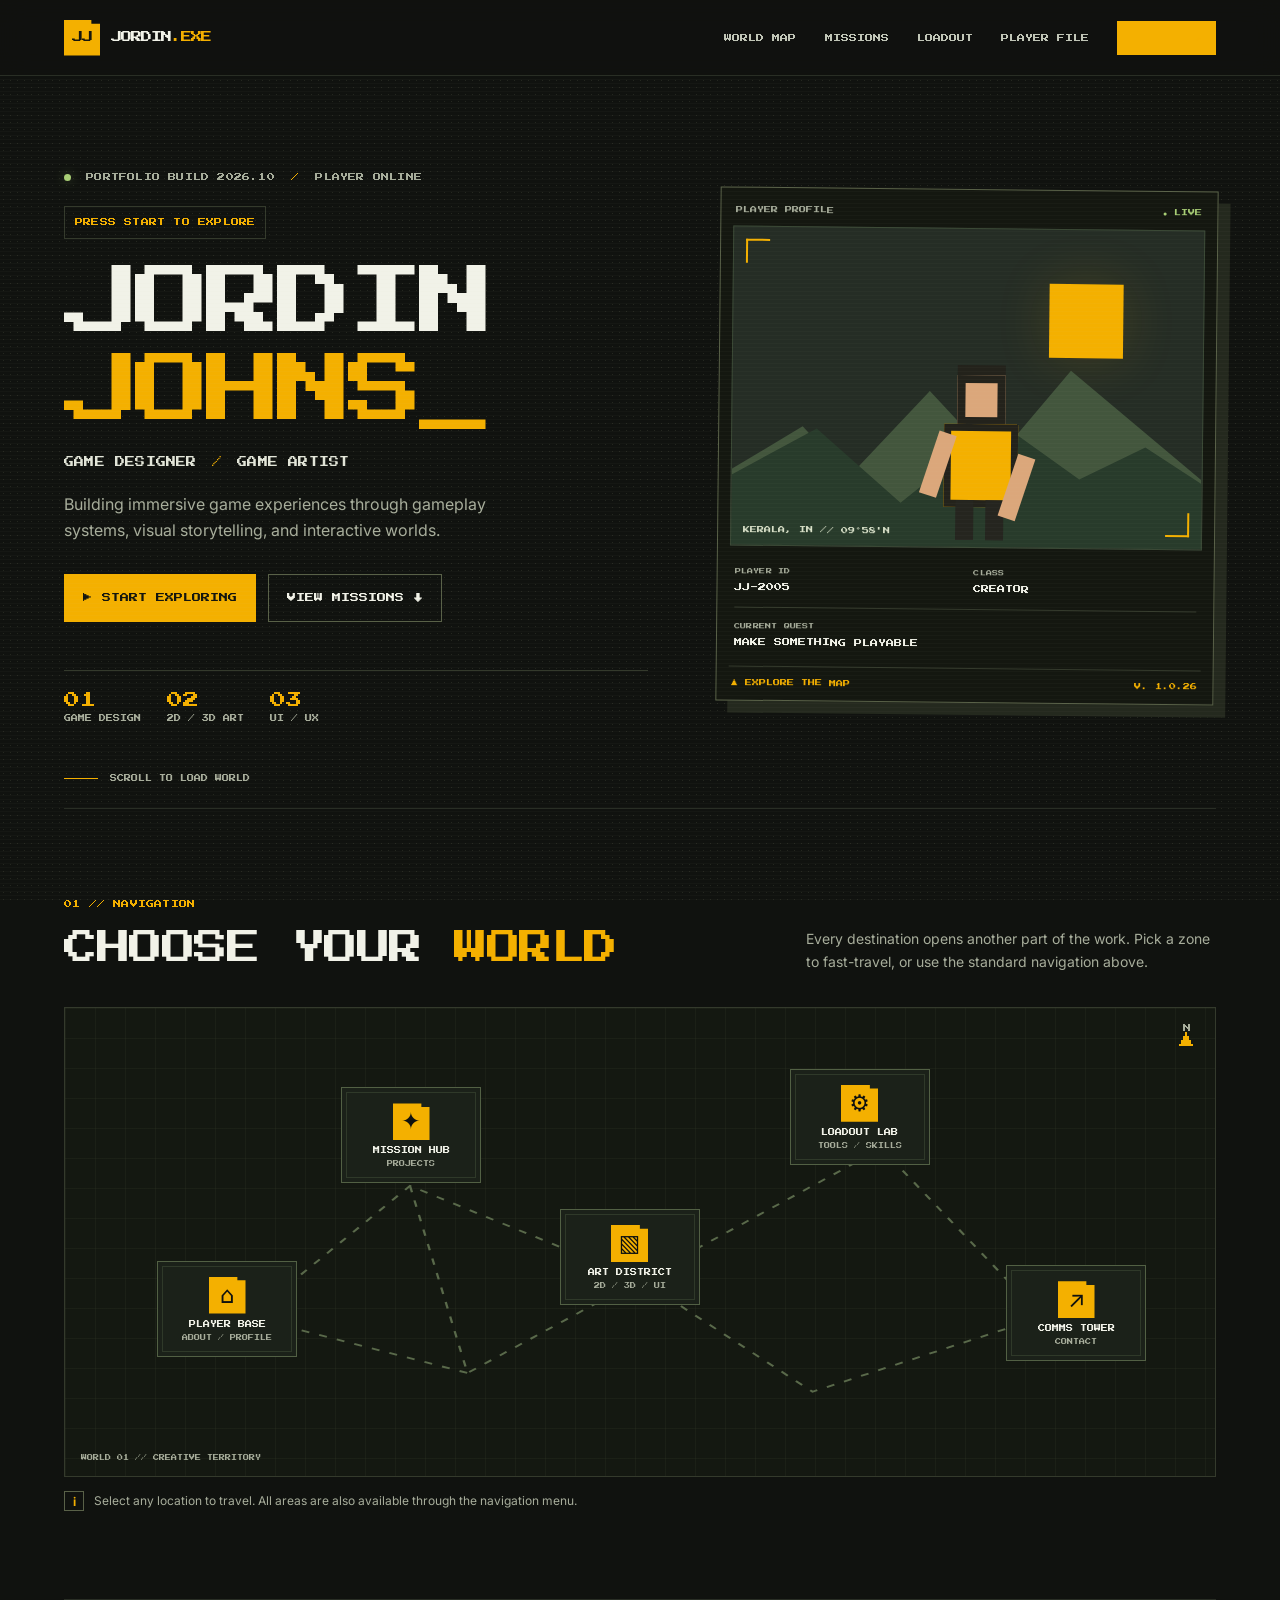
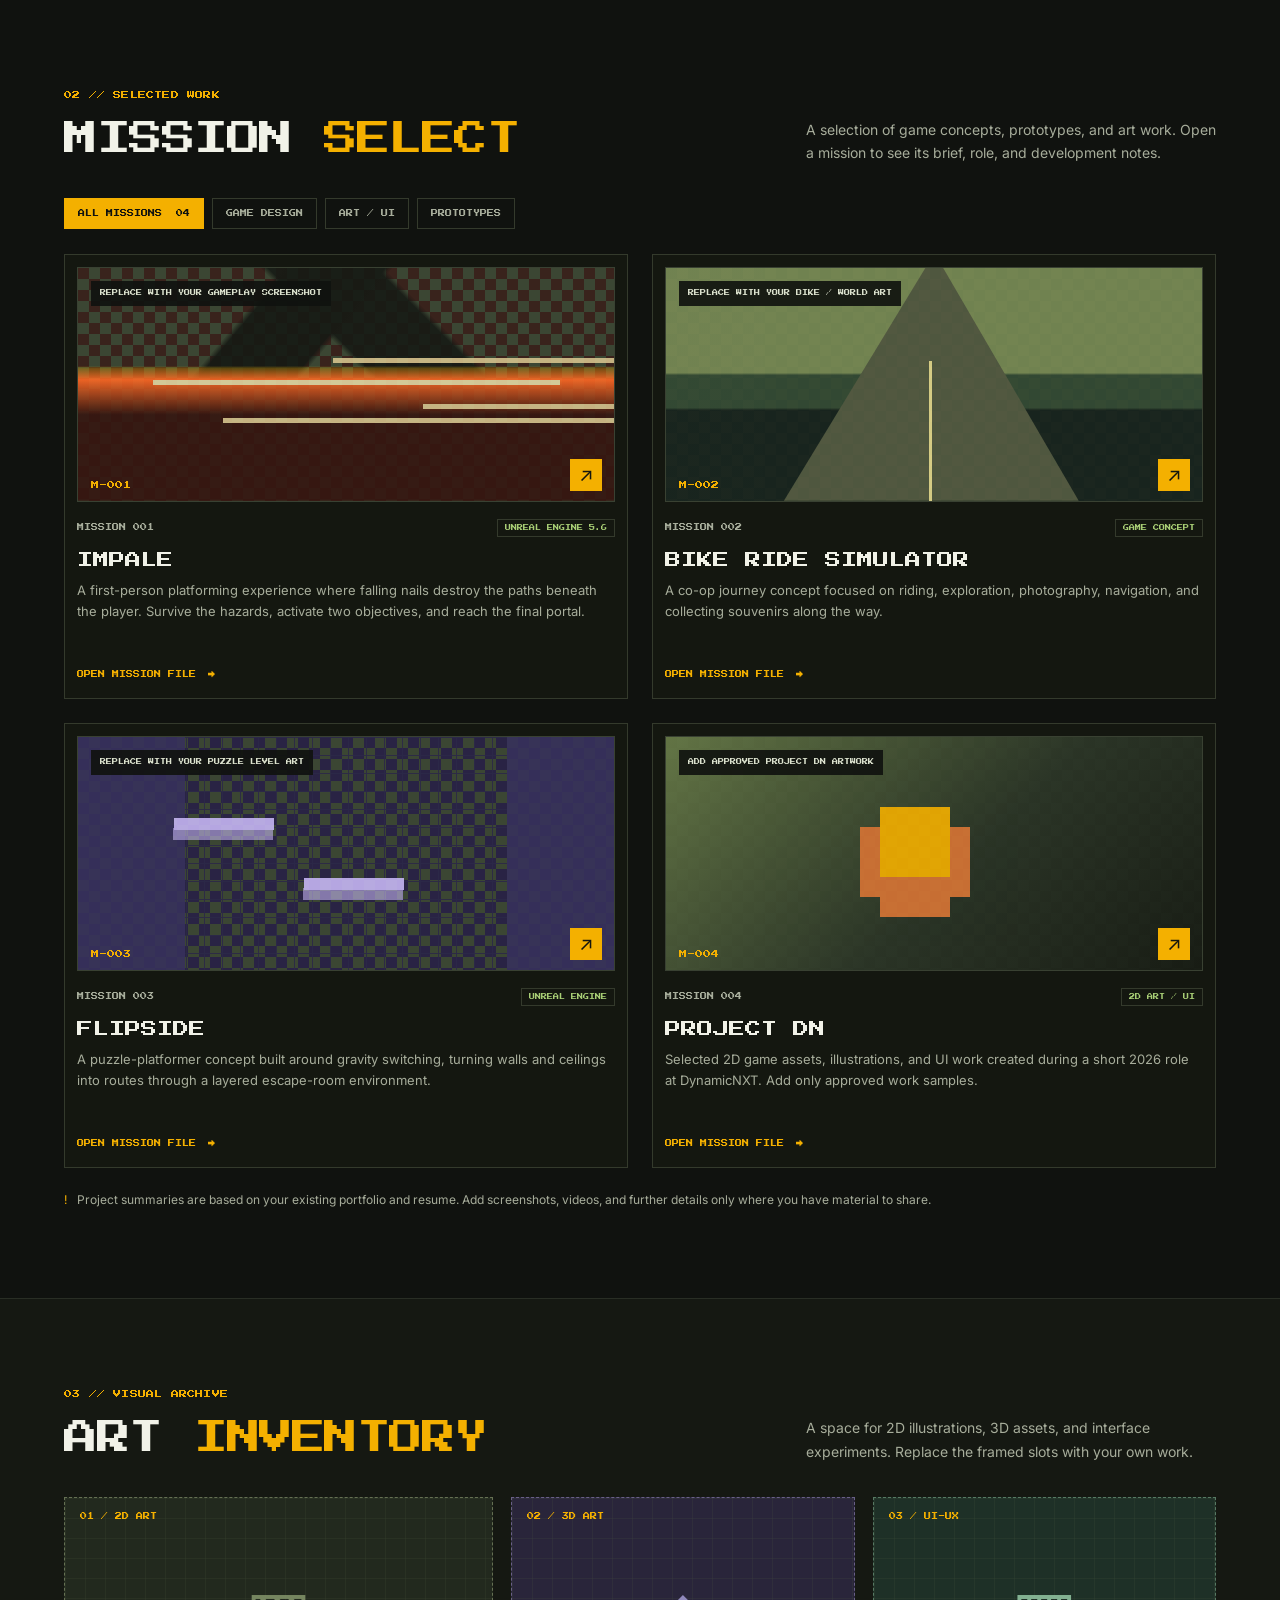
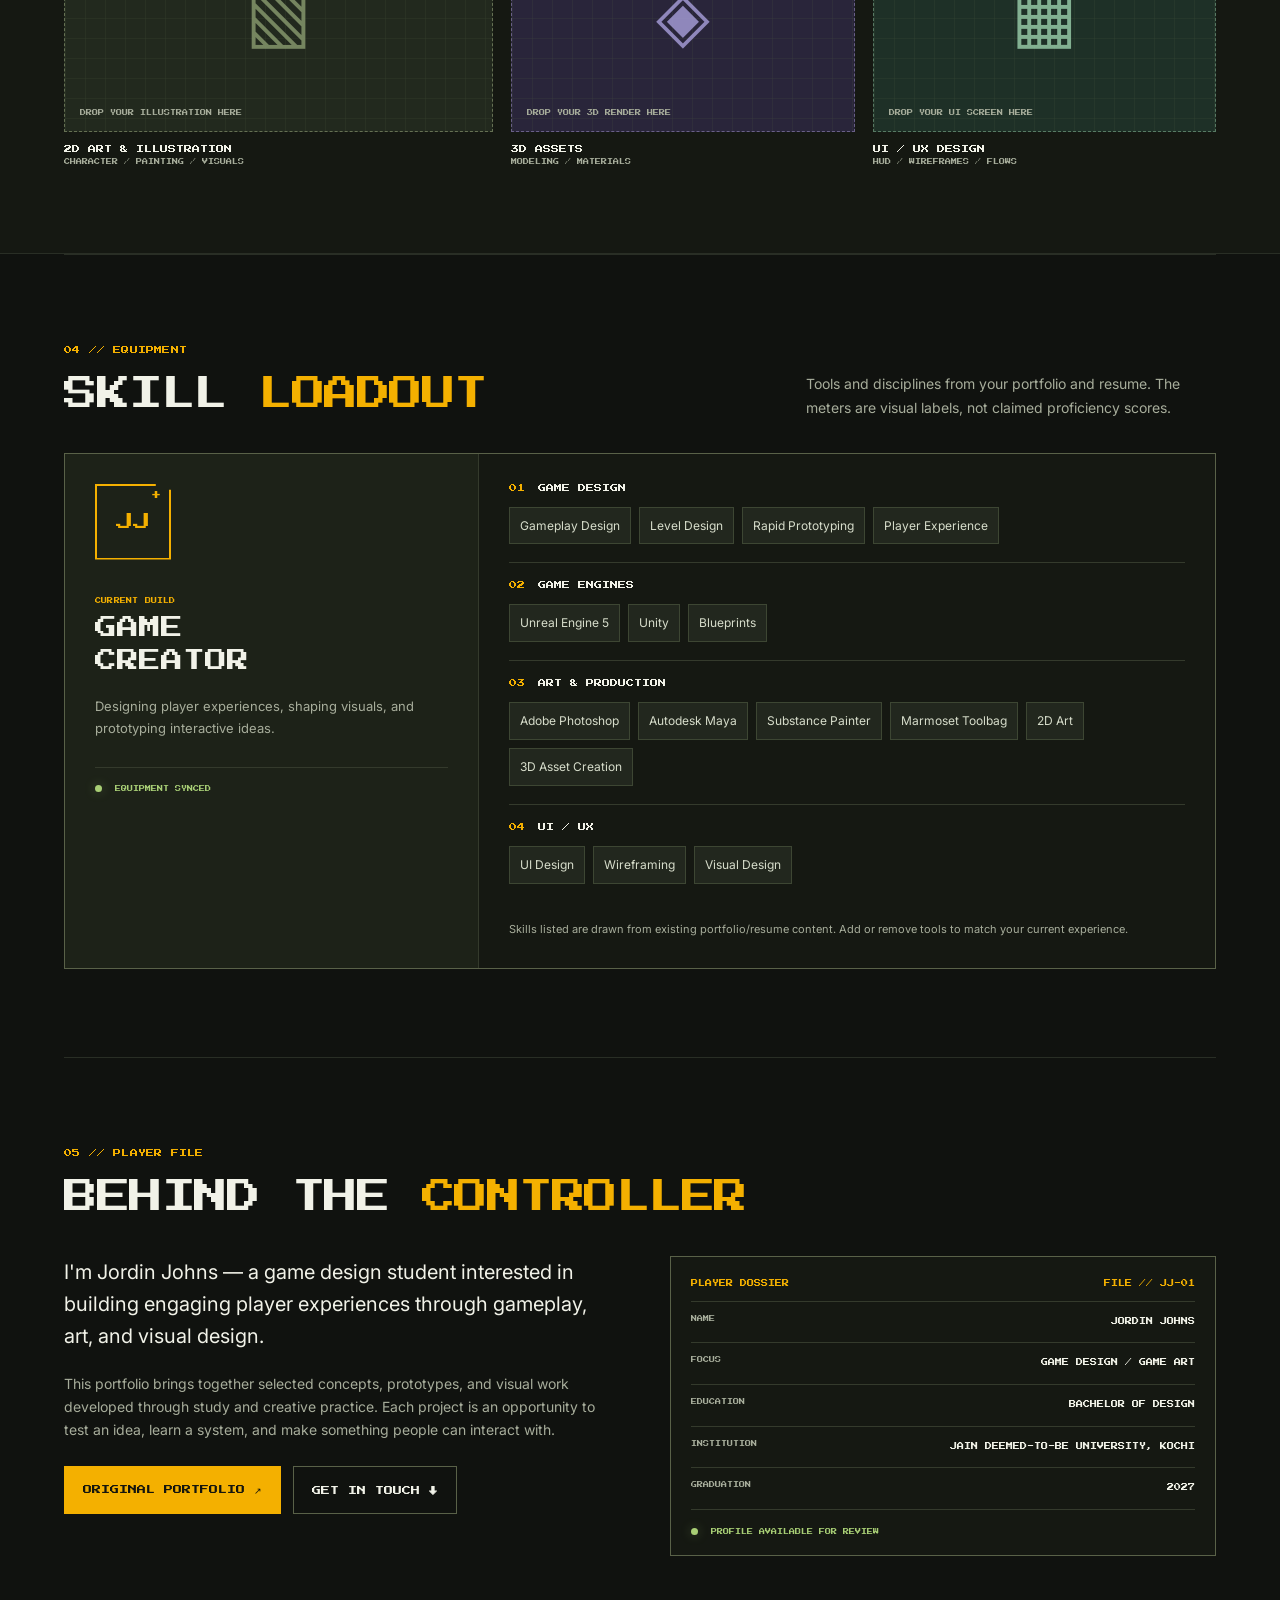
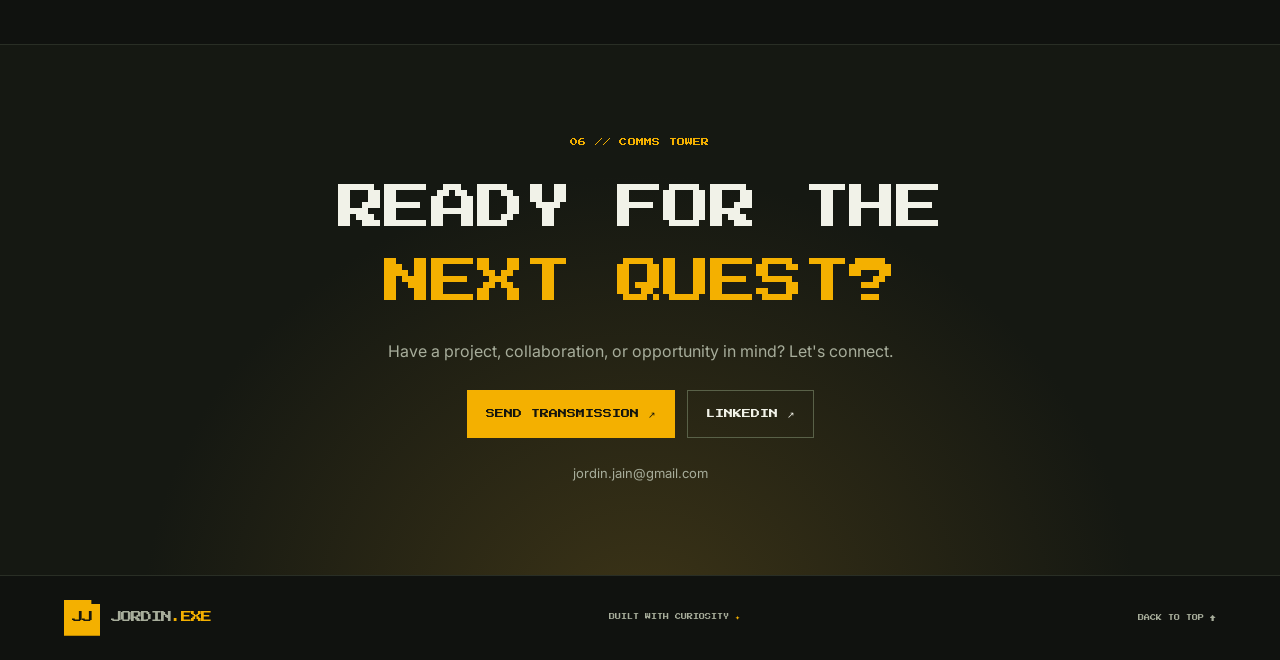
<file: index.html>
<!doctype html>
<html lang="en">
<head>
  <meta charset="utf-8">
  <meta name="viewport" content="width=device-width, initial-scale=1">
  <meta name="theme-color" content="#10120f">
  <meta name="description" content="Jordin Johns — Game Designer and Game Artist. Explore selected game design, 2D art, 3D art, and interactive projects.">
  <title>JORDIN JOHNS // PLAYER SELECT</title>
  <link rel="icon" href="assets/favicon.svg" type="image/svg+xml">
  <link rel="preconnect" href="https://fonts.googleapis.com">
  <link rel="preconnect" href="https://fonts.gstatic.com" crossorigin>
  <link href="https://fonts.googleapis.com/css2?family=Press+Start+2P&family=Inter:wght@400;500;600;700;800&display=swap" rel="stylesheet">
  <link rel="stylesheet" href="styles.css">
  <script defer src="script.js"></script>
</head>
<body>
  <a class="skip-link" href="#main">Skip to content</a>
  <div class="scanlines" aria-hidden="true"></div>
  <header class="topbar">
    <a class="brand" href="#home" aria-label="Jordin Johns home"><span class="brand-mark">JJ</span><span>JORDIN<span class="brand-muted">.EXE</span></span></a>
    <button class="menu-toggle" type="button" aria-expanded="false" aria-controls="main-nav"><span class="sr-only">Toggle navigation</span><span></span><span></span><span></span></button>
    <nav id="main-nav" class="main-nav" aria-label="Main navigation">
      <a href="#world">WORLD MAP</a><a href="#missions">MISSIONS</a><a href="#loadout">LOADOUT</a><a href="#profile">PLAYER FILE</a><a class="nav-contact" href="#contact">CONTACT <span aria-hidden="true">↗</span></a>
    </nav>
  </header>

  <main id="main">
    <section class="hero section-shell" id="home" aria-labelledby="hero-title">
      <div class="hero-copy">
        <p class="eyebrow"><span class="status-dot"></span> PORTFOLIO BUILD 2026.10 <span class="eyebrow-divider">/</span> PLAYER ONLINE</p>
        <p class="pixel-label">PRESS START TO EXPLORE</p>
        <h1 id="hero-title">JORDIN<br><span>JOHNS</span><span class="cursor" aria-hidden="true">_</span></h1>
        <p class="hero-role">GAME DESIGNER <span>/</span> GAME ARTIST</p>
        <p class="hero-description">Building immersive game experiences through gameplay systems, visual storytelling, and interactive worlds.</p>
        <div class="hero-actions">
          <a class="button button-primary" href="#world"><span aria-hidden="true">▶</span> START EXPLORING</a>
          <a class="button button-quiet" href="#missions">VIEW MISSIONS <span aria-hidden="true">↓</span></a>
        </div>
        <div class="hero-stats" aria-label="Portfolio categories">
          <div><span class="stat-number">01</span><span class="stat-label">GAME DESIGN</span></div>
          <div><span class="stat-number">02</span><span class="stat-label">2D / 3D ART</span></div>
          <div><span class="stat-number">03</span><span class="stat-label">UI / UX</span></div>
        </div>
      </div>
      <div class="hero-screen" aria-label="Pixel-art inspired player profile panel">
        <div class="screen-top"><span>PLAYER PROFILE</span><span class="screen-live">● LIVE</span></div>
        <div class="avatar-stage">
          <div class="pixel-sun" aria-hidden="true"></div>
          <div class="pixel-mountain mountain-back" aria-hidden="true"></div>
          <div class="pixel-mountain mountain-front" aria-hidden="true"></div>
          <div class="pixel-avatar" aria-hidden="true"><span class="avatar-head"></span><span class="avatar-body"></span><span class="avatar-arm"></span></div>
          <span class="stage-coordinate">KERALA, IN // 09°58'N</span>
          <span class="stage-frame frame-a" aria-hidden="true"></span><span class="stage-frame frame-b" aria-hidden="true"></span>
        </div>
        <div class="screen-info">
          <div><span class="micro-label">PLAYER ID</span><strong>JJ-2005</strong></div>
          <div><span class="micro-label">CLASS</span><strong>CREATOR</strong></div>
          <div><span class="micro-label">CURRENT QUEST</span><strong>MAKE SOMETHING PLAYABLE</strong></div>
        </div>
        <div class="screen-footer"><span>▲ EXPLORE THE MAP</span><span>V. 1.0.26</span></div>
      </div>
      <a class="scroll-cue" href="#world"><span class="scroll-line"></span> SCROLL TO LOAD WORLD</a>
    </section>

    <section class="section-shell world-section" id="world" aria-labelledby="world-title">
      <div class="section-heading">
        <div><p class="eyebrow">01 // NAVIGATION</p><h2 id="world-title">CHOOSE YOUR <span>WORLD</span></h2></div>
        <p class="section-intro">Every destination opens another part of the work. Pick a zone to fast-travel, or use the standard navigation above.</p>
      </div>
      <div class="world-map">
        <div class="map-grid" aria-hidden="true"></div>
        <svg class="map-lines" viewBox="0 0 1000 500" preserveAspectRatio="none" aria-hidden="true">
          <path d="M160 330 L300 190 L500 290 L710 150 L850 330" />
          <path d="M300 190 L350 390 L500 290 L650 410 L850 330" />
          <path d="M160 330 L350 390" />
        </svg>
        <a class="map-node node-home" href="#profile"><span class="node-icon">⌂</span><span class="node-name">PLAYER BASE</span><span class="node-sub">ABOUT / PROFILE</span></a>
        <a class="map-node node-missions" href="#missions"><span class="node-icon">✦</span><span class="node-name">MISSION HUB</span><span class="node-sub">PROJECTS</span></a>
        <a class="map-node node-art" href="#artwork"><span class="node-icon">▧</span><span class="node-name">ART DISTRICT</span><span class="node-sub">2D / 3D / UI</span></a>
        <a class="map-node node-loadout" href="#loadout"><span class="node-icon">⚙</span><span class="node-name">LOADOUT LAB</span><span class="node-sub">TOOLS / SKILLS</span></a>
        <a class="map-node node-contact" href="#contact"><span class="node-icon">↗</span><span class="node-name">COMMS TOWER</span><span class="node-sub">CONTACT</span></a>
        <div class="map-compass" aria-hidden="true">N<br><span>▲</span></div>
        <div class="map-coordinates" aria-hidden="true">WORLD 01 // CREATIVE TERRITORY</div>
      </div>
      <div class="map-hint"><span class="hint-icon">i</span> Select any location to travel. All areas are also available through the navigation menu.</div>
    </section>

    <section class="section-shell missions-section" id="missions" aria-labelledby="missions-title">
      <div class="section-heading">
        <div><p class="eyebrow">02 // SELECTED WORK</p><h2 id="missions-title">MISSION <span>SELECT</span></h2></div>
        <p class="section-intro">A selection of game concepts, prototypes, and art work. Open a mission to see its brief, role, and development notes.</p>
      </div>
      <div class="filter-row" role="group" aria-label="Filter missions">
        <button class="filter-button is-active" data-filter="all" aria-pressed="true">ALL MISSIONS <span>04</span></button>
        <button class="filter-button" data-filter="design" aria-pressed="false">GAME DESIGN</button>
        <button class="filter-button" data-filter="art" aria-pressed="false">ART / UI</button>
        <button class="filter-button" data-filter="prototype" aria-pressed="false">PROTOTYPES</button>
      </div>
      <div class="mission-grid">
        <article class="mission-card mission-featured" data-category="design prototype">
          <a class="mission-image image-placeholder placeholder-impale" href="projects/impale.html" aria-label="Open Impale mission details">
            <span class="placeholder-label">REPLACE WITH YOUR GAMEPLAY SCREENSHOT</span><span class="placeholder-scene scene-lava" aria-hidden="true"></span><span class="image-corner">M-001</span><span class="image-open">↗</span>
          </a>
          <div class="mission-meta"><span>MISSION 001</span><span class="tag">UNREAL ENGINE 5.6</span></div>
          <h3><a href="projects/impale.html">IMPALE</a></h3>
          <p>A first-person platforming experience where falling nails destroy the paths beneath the player. Survive the hazards, activate two objectives, and reach the final portal.</p>
          <a class="text-link" href="projects/impale.html">OPEN MISSION FILE <span>→</span></a>
        </article>
        <article class="mission-card" data-category="design">
          <a class="mission-image image-placeholder placeholder-rideon" href="projects/rideon.html" aria-label="Open Bike Ride Simulator mission details">
            <span class="placeholder-label">REPLACE WITH YOUR BIKE / WORLD ART</span><span class="placeholder-scene scene-road" aria-hidden="true"></span><span class="image-corner">M-002</span><span class="image-open">↗</span>
          </a>
          <div class="mission-meta"><span>MISSION 002</span><span class="tag">GAME CONCEPT</span></div>
          <h3><a href="projects/rideon.html">BIKE RIDE SIMULATOR</a></h3>
          <p>A co-op journey concept focused on riding, exploration, photography, navigation, and collecting souvenirs along the way.</p>
          <a class="text-link" href="projects/rideon.html">OPEN MISSION FILE <span>→</span></a>
        </article>
        <article class="mission-card" data-category="design prototype">
          <a class="mission-image image-placeholder placeholder-flipside" href="projects/flipside.html" aria-label="Open Flipside mission details">
            <span class="placeholder-label">REPLACE WITH YOUR PUZZLE LEVEL ART</span><span class="placeholder-scene scene-flip" aria-hidden="true"></span><span class="image-corner">M-003</span><span class="image-open">↗</span>
          </a>
          <div class="mission-meta"><span>MISSION 003</span><span class="tag">UNREAL ENGINE</span></div>
          <h3><a href="projects/flipside.html">FLIPSIDE</a></h3>
          <p>A puzzle-platformer concept built around gravity switching, turning walls and ceilings into routes through a layered escape-room environment.</p>
          <a class="text-link" href="projects/flipside.html">OPEN MISSION FILE <span>→</span></a>
        </article>
        <article class="mission-card" data-category="art">
          <a class="mission-image image-placeholder placeholder-projectdn" href="projects/project-dn.html" aria-label="Open Project DN mission details">
            <span class="placeholder-label">ADD APPROVED PROJECT DN ARTWORK</span><span class="placeholder-scene scene-pixels" aria-hidden="true"></span><span class="image-corner">M-004</span><span class="image-open">↗</span>
          </a>
          <div class="mission-meta"><span>MISSION 004</span><span class="tag">2D ART / UI</span></div>
          <h3><a href="projects/project-dn.html">PROJECT DN</a></h3>
          <p>Selected 2D game assets, illustrations, and UI work created during a short 2026 role at DynamicNXT. Add only approved work samples.</p>
          <a class="text-link" href="projects/project-dn.html">OPEN MISSION FILE <span>→</span></a>
        </article>
      </div>
      <p class="content-note"><span aria-hidden="true">!</span> Project summaries are based on your existing portfolio and resume. Add screenshots, videos, and further details only where you have material to share.</p>
    </section>

    <section class="artwork-section" id="artwork" aria-labelledby="artwork-title">
      <div class="section-shell">
        <div class="section-heading">
          <div><p class="eyebrow">03 // VISUAL ARCHIVE</p><h2 id="artwork-title">ART <span>INVENTORY</span></h2></div>
          <p class="section-intro">A space for 2D illustrations, 3D assets, and interface experiments. Replace the framed slots with your own work.</p>
        </div>
        <div class="art-grid">
          <div class="art-slot art-large"><div class="art-placeholder"><span>01 / 2D ART</span><span class="art-glyph">▧</span><small>DROP YOUR ILLUSTRATION HERE</small></div><div class="art-caption"><strong>2D ART & ILLUSTRATION</strong><span>CHARACTER / PAINTING / VISUALS</span></div></div>
          <div class="art-slot"><div class="art-placeholder art-purple"><span>02 / 3D ART</span><span class="art-glyph">◈</span><small>DROP YOUR 3D RENDER HERE</small></div><div class="art-caption"><strong>3D ASSETS</strong><span>MODELING / MATERIALS</span></div></div>
          <div class="art-slot"><div class="art-placeholder art-green"><span>03 / UI-UX</span><span class="art-glyph">▦</span><small>DROP YOUR UI SCREEN HERE</small></div><div class="art-caption"><strong>UI / UX DESIGN</strong><span>HUD / WIREFRAMES / FLOWS</span></div></div>
        </div>
      </div>
    </section>

    <section class="section-shell loadout-section" id="loadout" aria-labelledby="loadout-title">
      <div class="section-heading">
        <div><p class="eyebrow">04 // EQUIPMENT</p><h2 id="loadout-title">SKILL <span>LOADOUT</span></h2></div>
        <p class="section-intro">Tools and disciplines from your portfolio and resume. The meters are visual labels, not claimed proficiency scores.</p>
      </div>
      <div class="loadout-panel">
        <div class="loadout-sidebar"><div class="loadout-emblem">JJ<span>+</span></div><p class="micro-label">CURRENT BUILD</p><h3>GAME<br>CREATOR</h3><p>Designing player experiences, shaping visuals, and prototyping interactive ideas.</p><div class="loadout-status"><span class="status-dot"></span> EQUIPMENT SYNCED</div></div>
        <div class="loadout-content">
          <div class="skill-group"><div class="skill-group-title"><span>01</span> GAME DESIGN</div><div class="skill-chips"><span>Gameplay Design</span><span>Level Design</span><span>Rapid Prototyping</span><span>Player Experience</span></div></div>
          <div class="skill-group"><div class="skill-group-title"><span>02</span> GAME ENGINES</div><div class="skill-chips"><span>Unreal Engine 5</span><span>Unity</span><span>Blueprints</span></div></div>
          <div class="skill-group"><div class="skill-group-title"><span>03</span> ART & PRODUCTION</div><div class="skill-chips"><span>Adobe Photoshop</span><span>Autodesk Maya</span><span>Substance Painter</span><span>Marmoset Toolbag</span><span>2D Art</span><span>3D Asset Creation</span></div></div>
          <div class="skill-group"><div class="skill-group-title"><span>04</span> UI / UX</div><div class="skill-chips"><span>UI Design</span><span>Wireframing</span><span>Visual Design</span></div></div>
          <p class="small-note">Skills listed are drawn from existing portfolio/resume content. Add or remove tools to match your current experience.</p>
        </div>
      </div>
    </section>

    <section class="section-shell profile-section" id="profile" aria-labelledby="profile-title">
      <div class="section-heading">
        <div><p class="eyebrow">05 // PLAYER FILE</p><h2 id="profile-title">BEHIND THE <span>CONTROLLER</span></h2></div>
      </div>
      <div class="profile-grid">
        <div class="profile-copy"><p class="profile-lead">I'm Jordin Johns — a game design student interested in building engaging player experiences through gameplay, art, and visual design.</p><p>This portfolio brings together selected concepts, prototypes, and visual work developed through study and creative practice. Each project is an opportunity to test an idea, learn a system, and make something people can interact with.</p><div class="profile-actions"><a class="button button-primary" href="https://jordinjain6.wixstudio.com/portfolio" target="_blank" rel="noreferrer">ORIGINAL PORTFOLIO ↗</a><a class="button button-quiet" href="#contact">GET IN TOUCH ↓</a></div></div>
        <div class="profile-dossier">
          <div class="dossier-header"><span>PLAYER DOSSIER</span><span>FILE // JJ-01</span></div>
          <div class="dossier-row"><span>NAME</span><strong>JORDIN JOHNS</strong></div>
          <div class="dossier-row"><span>FOCUS</span><strong>GAME DESIGN / GAME ART</strong></div>
          <div class="dossier-row"><span>EDUCATION</span><strong>BACHELOR OF DESIGN</strong></div>
          <div class="dossier-row"><span>INSTITUTION</span><strong>JAIN DEEMED-TO-BE UNIVERSITY, KOCHI</strong></div>
          <div class="dossier-row"><span>GRADUATION</span><strong>2027</strong></div>
          <div class="dossier-footer"><span class="status-dot"></span> PROFILE AVAILABLE FOR REVIEW</div>
        </div>
      </div>
    </section>

    <section class="contact-section" id="contact" aria-labelledby="contact-title">
      <div class="section-shell contact-inner">
        <p class="eyebrow">06 // COMMS TOWER</p><h2 id="contact-title">READY FOR THE<br><span>NEXT QUEST?</span></h2>
        <p>Have a project, collaboration, or opportunity in mind? Let's connect.</p>
        <div class="contact-actions"><a class="button button-primary" href="mailto:jordin.jain@gmail.com">SEND TRANSMISSION ↗</a><a class="button button-quiet" href="https://linkedin.com/in/jordin-johns2005" target="_blank" rel="noreferrer">LINKEDIN ↗</a></div>
        <p class="contact-email">jordin.jain@gmail.com</p>
      </div>
    </section>
  </main>

  <footer class="site-footer"><a class="brand" href="#home"><span class="brand-mark">JJ</span><span>JORDIN<span class="brand-muted">.EXE</span></span></a><span>BUILT WITH CURIOSITY <span class="footer-star">✦</span></span><a href="#home">BACK TO TOP ↑</a></footer>
  <div class="toast" role="status" aria-live="polite" hidden></div>
</body>
</html>
</file>
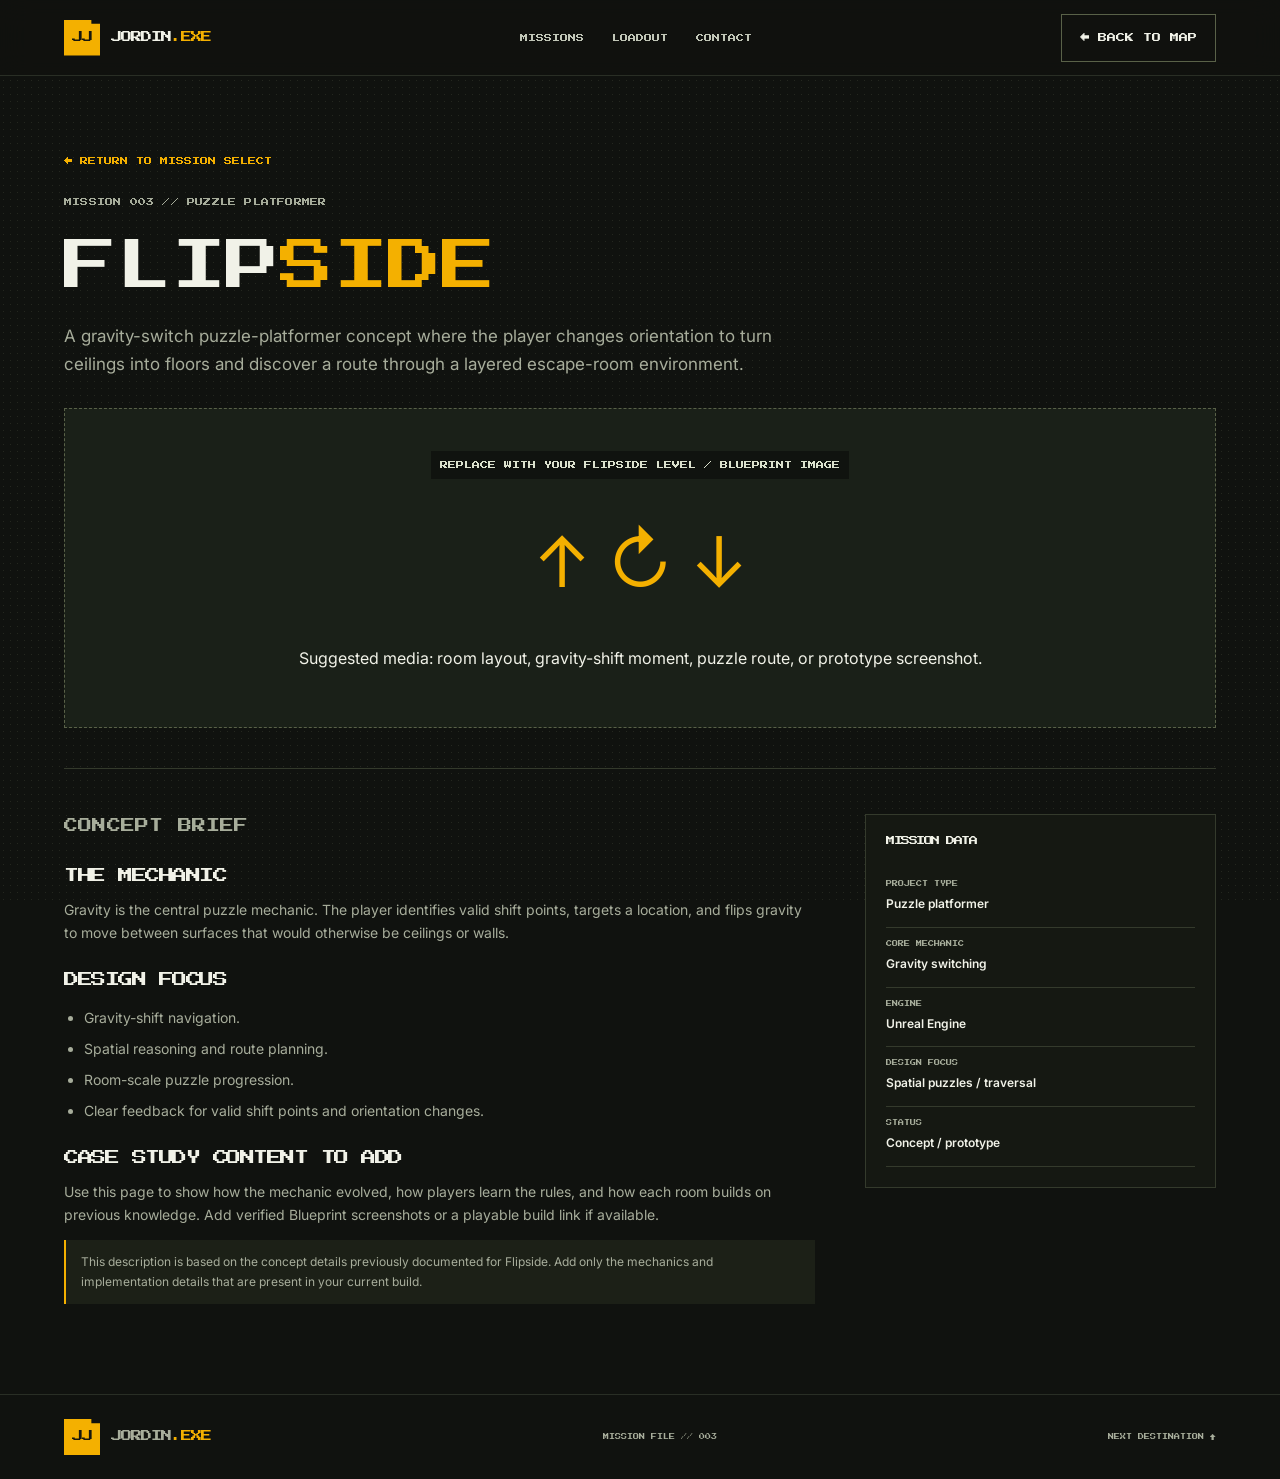
<file: projects/flipside.html>
<!doctype html>
<html lang="en"><head><meta charset="utf-8"><meta name="viewport" content="width=device-width, initial-scale=1"><meta name="theme-color" content="#10120f"><meta name="description" content="Flipside — gravity-switch puzzle platformer concept by Jordin Johns."><title>FLIPSIDE // MISSION FILE</title><link rel="icon" href="../assets/favicon.svg" type="image/svg+xml"><link href="https://fonts.googleapis.com/css2?family=Press+Start+2P&family=Inter:wght@400;500;600;700&display=swap" rel="stylesheet"><link rel="stylesheet" href="../styles.css"></head>
<body><a class="skip-link" href="#main">Skip to content</a><header class="topbar"><a class="brand" href="../index.html"><span class="brand-mark">JJ</span><span>JORDIN<span class="brand-muted">.EXE</span></span></a><nav class="main-nav" aria-label="Project navigation"><a href="../index.html#missions">MISSIONS</a><a href="../index.html#loadout">LOADOUT</a><a href="../index.html#contact">CONTACT</a></nav><a class="button button-quiet" href="../index.html#missions">← BACK TO MAP</a></header>
<main id="main" class="project-page"><section class="section-shell project-hero"><a class="project-back" href="../index.html#missions">← RETURN TO MISSION SELECT</a><p class="eyebrow">MISSION 003 // PUZZLE PLATFORMER</p><h1 class="project-title">FLIP<span>SIDE</span></h1><p class="project-lede">A gravity-switch puzzle-platformer concept where the player changes orientation to turn ceilings into floors and discover a route through a layered escape-room environment.</p><div class="project-visual"><div><span class="placeholder-label">REPLACE WITH YOUR FLIPSIDE LEVEL / BLUEPRINT IMAGE</span><span class="project-art-symbol" aria-hidden="true">↑ ↻ ↓</span><p>Suggested media: room layout, gravity-shift moment, puzzle route, or prototype screenshot.</p></div></div></section>
<section class="section-shell project-layout"><div class="project-content"><p class="eyebrow">CONCEPT BRIEF</p><h2>THE MECHANIC</h2><p>Gravity is the central puzzle mechanic. The player identifies valid shift points, targets a location, and flips gravity to move between surfaces that would otherwise be ceilings or walls.</p><h2>DESIGN FOCUS</h2><ul><li>Gravity-shift navigation.</li><li>Spatial reasoning and route planning.</li><li>Room-scale puzzle progression.</li><li>Clear feedback for valid shift points and orientation changes.</li></ul><h2>CASE STUDY CONTENT TO ADD</h2><p>Use this page to show how the mechanic evolved, how players learn the rules, and how each room builds on previous knowledge. Add verified Blueprint screenshots or a playable build link if available.</p><div class="project-notice">This description is based on the concept details previously documented for Flipside. Add only the mechanics and implementation details that are present in your current build.</div></div><aside class="project-facts"><h2>MISSION DATA</h2><div class="fact-row"><span>PROJECT TYPE</span><strong>Puzzle platformer</strong></div><div class="fact-row"><span>CORE MECHANIC</span><strong>Gravity switching</strong></div><div class="fact-row"><span>ENGINE</span><strong>Unreal Engine</strong></div><div class="fact-row"><span>DESIGN FOCUS</span><strong>Spatial puzzles / traversal</strong></div><div class="fact-row"><span>STATUS</span><strong>Concept / prototype</strong></div></aside></section></main><footer class="site-footer"><a class="brand" href="../index.html"><span class="brand-mark">JJ</span><span>JORDIN<span class="brand-muted">.EXE</span></span></a><span>MISSION FILE // 003</span><a href="../index.html#missions">NEXT DESTINATION ↑</a></footer></body></html>
</file>
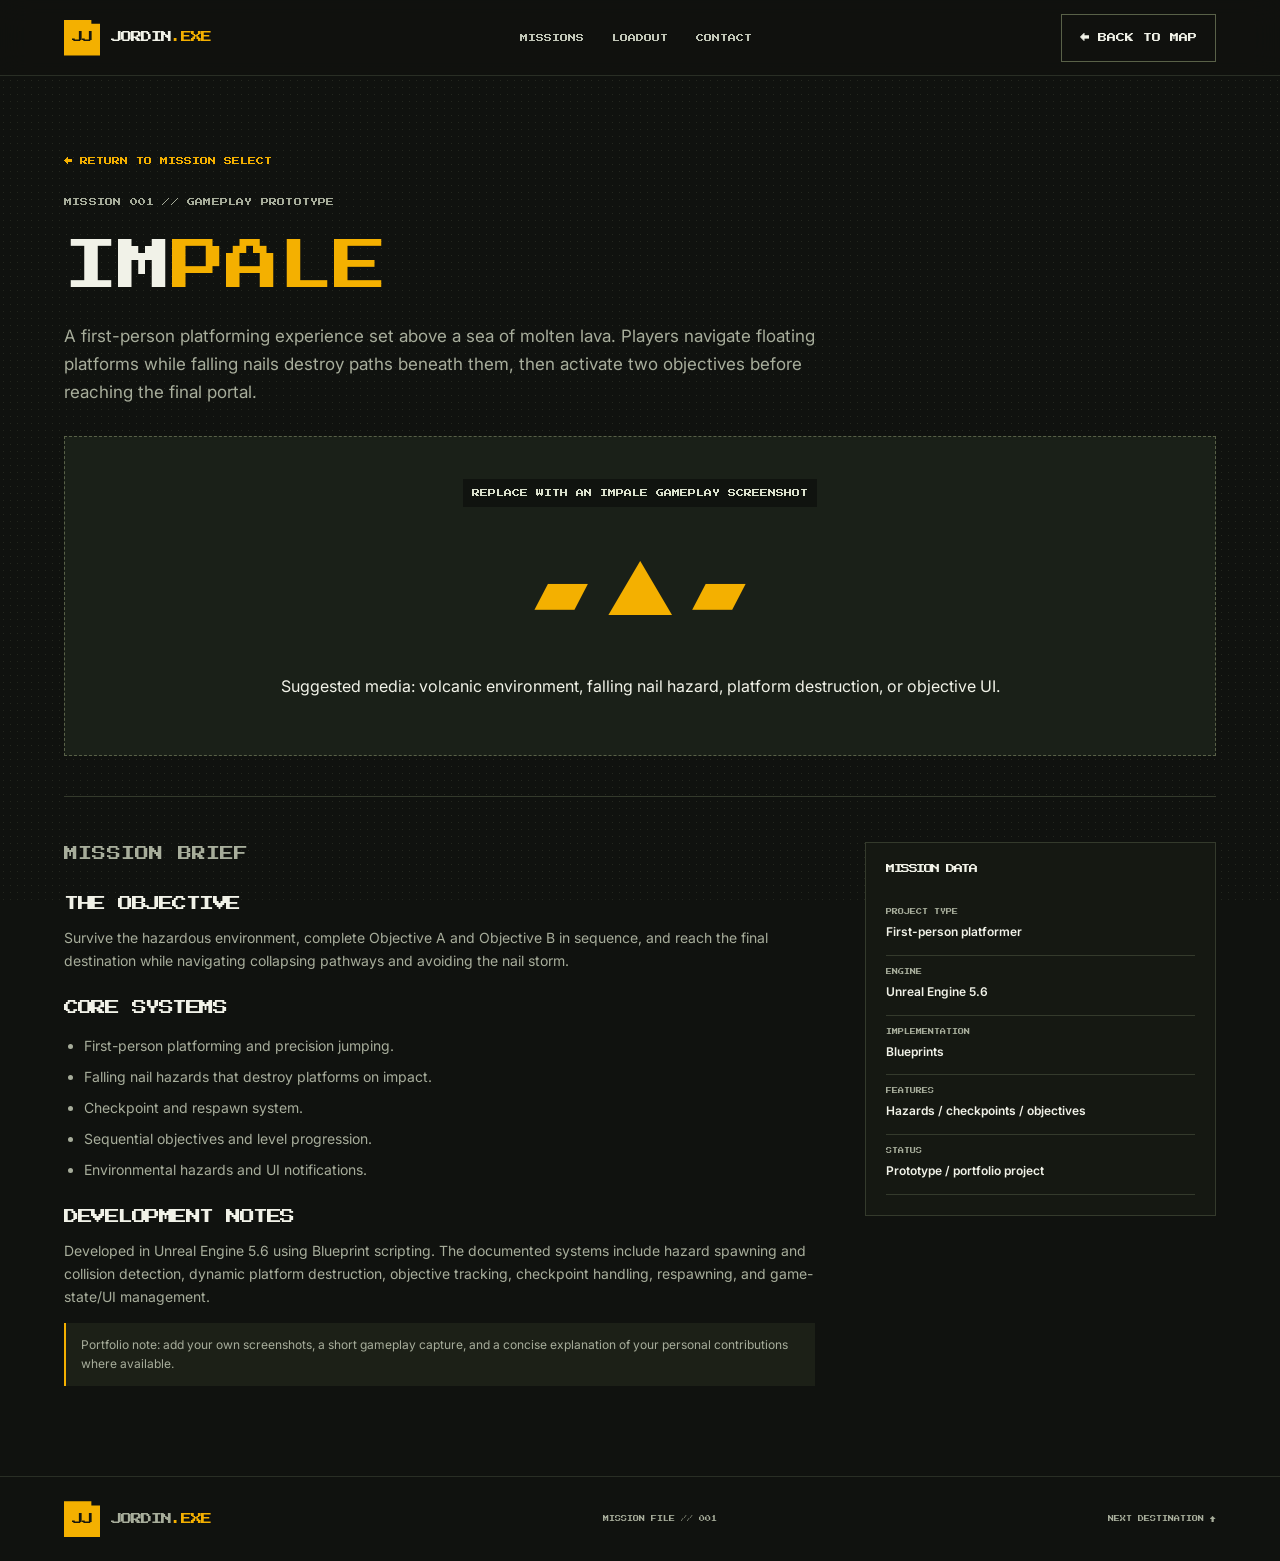
<file: projects/impale.html>
<!doctype html>
<html lang="en"><head><meta charset="utf-8"><meta name="viewport" content="width=device-width, initial-scale=1"><meta name="theme-color" content="#10120f"><meta name="description" content="Impale — first-person platforming project by Jordin Johns."><title>IMPALE // MISSION FILE</title><link rel="icon" href="../assets/favicon.svg" type="image/svg+xml"><link href="https://fonts.googleapis.com/css2?family=Press+Start+2P&family=Inter:wght@400;500;600;700&display=swap" rel="stylesheet"><link rel="stylesheet" href="../styles.css"></head>
<body><a class="skip-link" href="#main">Skip to content</a><header class="topbar"><a class="brand" href="../index.html"><span class="brand-mark">JJ</span><span>JORDIN<span class="brand-muted">.EXE</span></span></a><nav class="main-nav" aria-label="Project navigation"><a href="../index.html#missions">MISSIONS</a><a href="../index.html#loadout">LOADOUT</a><a href="../index.html#contact">CONTACT</a></nav><a class="button button-quiet" href="../index.html#missions">← BACK TO MAP</a></header>
<main id="main" class="project-page"><section class="section-shell project-hero"><a class="project-back" href="../index.html#missions">← RETURN TO MISSION SELECT</a><p class="eyebrow">MISSION 001 // GAMEPLAY PROTOTYPE</p><h1 class="project-title">IM<span>PALE</span></h1><p class="project-lede">A first-person platforming experience set above a sea of molten lava. Players navigate floating platforms while falling nails destroy paths beneath them, then activate two objectives before reaching the final portal.</p><div class="project-visual"><div><span class="placeholder-label">REPLACE WITH AN IMPALE GAMEPLAY SCREENSHOT</span><span class="project-art-symbol" aria-hidden="true">▰ ▲ ▰</span><p>Suggested media: volcanic environment, falling nail hazard, platform destruction, or objective UI.</p></div></div></section>
<section class="section-shell project-layout"><div class="project-content"><p class="eyebrow">MISSION BRIEF</p><h2>THE OBJECTIVE</h2><p>Survive the hazardous environment, complete Objective A and Objective B in sequence, and reach the final destination while navigating collapsing pathways and avoiding the nail storm.</p><h2>CORE SYSTEMS</h2><ul><li>First-person platforming and precision jumping.</li><li>Falling nail hazards that destroy platforms on impact.</li><li>Checkpoint and respawn system.</li><li>Sequential objectives and level progression.</li><li>Environmental hazards and UI notifications.</li></ul><h2>DEVELOPMENT NOTES</h2><p>Developed in Unreal Engine 5.6 using Blueprint scripting. The documented systems include hazard spawning and collision detection, dynamic platform destruction, objective tracking, checkpoint handling, respawning, and game-state/UI management.</p><div class="project-notice">Portfolio note: add your own screenshots, a short gameplay capture, and a concise explanation of your personal contributions where available.</div></div><aside class="project-facts"><h2>MISSION DATA</h2><div class="fact-row"><span>PROJECT TYPE</span><strong>First-person platformer</strong></div><div class="fact-row"><span>ENGINE</span><strong>Unreal Engine 5.6</strong></div><div class="fact-row"><span>IMPLEMENTATION</span><strong>Blueprints</strong></div><div class="fact-row"><span>FEATURES</span><strong>Hazards / checkpoints / objectives</strong></div><div class="fact-row"><span>STATUS</span><strong>Prototype / portfolio project</strong></div></aside></section></main><footer class="site-footer"><a class="brand" href="../index.html"><span class="brand-mark">JJ</span><span>JORDIN<span class="brand-muted">.EXE</span></span></a><span>MISSION FILE // 001</span><a href="../index.html#missions">NEXT DESTINATION ↑</a></footer></body></html>
</file>
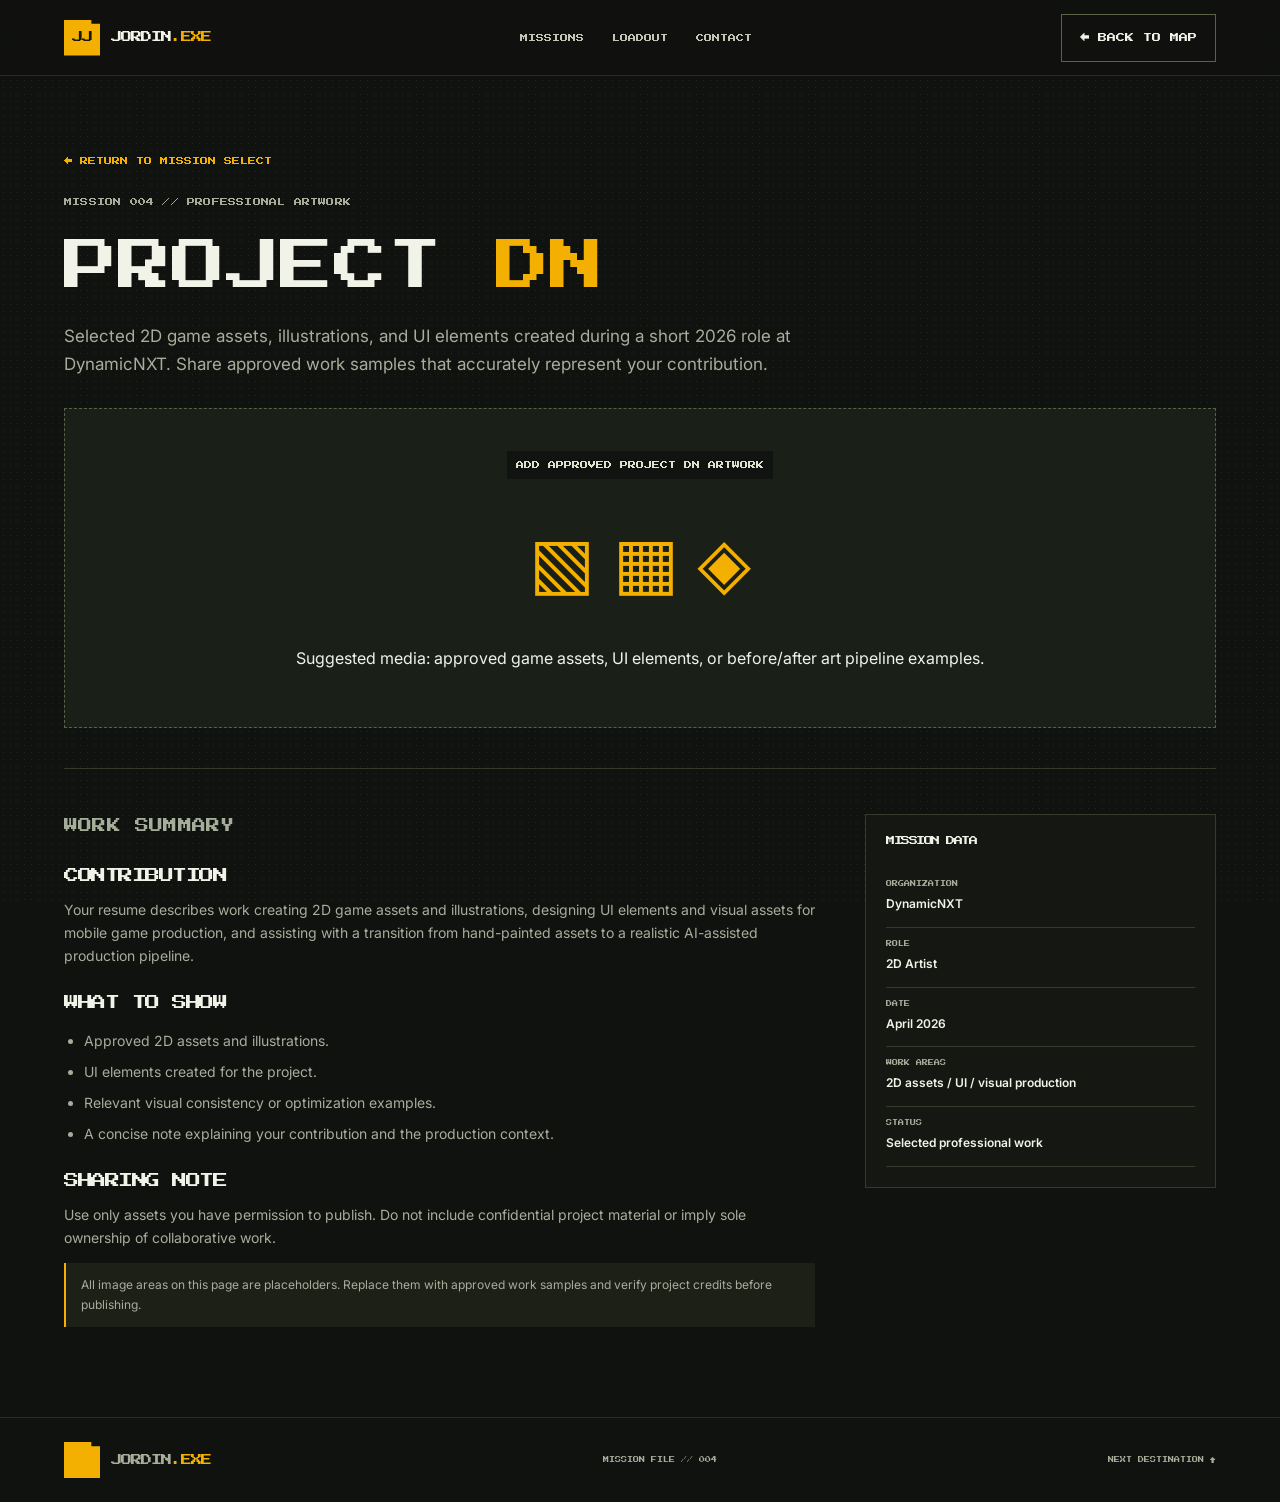
<file: projects/project-dn.html>
<!doctype html>
<html lang="en"><head><meta charset="utf-8"><meta name="viewport" content="width=device-width, initial-scale=1"><meta name="theme-color" content="#10120f"><meta name="description" content="Project DN — selected 2D game art and UI work by Jordin Johns."><title>PROJECT DN // MISSION FILE</title><link rel="icon" href="../assets/favicon.svg" type="image/svg+xml"><link href="https://fonts.googleapis.com/css2?family=Press+Start+2P&family=Inter:wght@400;500;600;700&display=swap" rel="stylesheet"><link rel="stylesheet" href="../styles.css"></head>
<body><a class="skip-link" href="#main">Skip to content</a><header class="topbar"><a class="brand" href="../index.html"><span class="brand-mark">JJ</span><span>JORDIN<span class="brand-muted">.EXE</span></span></a><nav class="main-nav" aria-label="Project navigation"><a href="../index.html#missions">MISSIONS</a><a href="../index.html#loadout">LOADOUT</a><a href="../index.html#contact">CONTACT</a></nav><a class="button button-quiet" href="../index.html#missions">← BACK TO MAP</a></header>
<main id="main" class="project-page"><section class="section-shell project-hero"><a class="project-back" href="../index.html#missions">← RETURN TO MISSION SELECT</a><p class="eyebrow">MISSION 004 // PROFESSIONAL ARTWORK</p><h1 class="project-title">PROJECT <span>DN</span></h1><p class="project-lede">Selected 2D game assets, illustrations, and UI elements created during a short 2026 role at DynamicNXT. Share approved work samples that accurately represent your contribution.</p><div class="project-visual"><div><span class="placeholder-label">ADD APPROVED PROJECT DN ARTWORK</span><span class="project-art-symbol" aria-hidden="true">▧ ▦ ◈</span><p>Suggested media: approved game assets, UI elements, or before/after art pipeline examples.</p></div></div></section>
<section class="section-shell project-layout"><div class="project-content"><p class="eyebrow">WORK SUMMARY</p><h2>CONTRIBUTION</h2><p>Your resume describes work creating 2D game assets and illustrations, designing UI elements and visual assets for mobile game production, and assisting with a transition from hand-painted assets to a realistic AI-assisted production pipeline.</p><h2>WHAT TO SHOW</h2><ul><li>Approved 2D assets and illustrations.</li><li>UI elements created for the project.</li><li>Relevant visual consistency or optimization examples.</li><li>A concise note explaining your contribution and the production context.</li></ul><h2>SHARING NOTE</h2><p>Use only assets you have permission to publish. Do not include confidential project material or imply sole ownership of collaborative work.</p><div class="project-notice">All image areas on this page are placeholders. Replace them with approved work samples and verify project credits before publishing.</div></div><aside class="project-facts"><h2>MISSION DATA</h2><div class="fact-row"><span>ORGANIZATION</span><strong>DynamicNXT</strong></div><div class="fact-row"><span>ROLE</span><strong>2D Artist</strong></div><div class="fact-row"><span>DATE</span><strong>April 2026</strong></div><div class="fact-row"><span>WORK AREAS</span><strong>2D assets / UI / visual production</strong></div><div class="fact-row"><span>STATUS</span><strong>Selected professional work</strong></div></aside></section></main><footer class="site-footer"><a class="brand" href="../index.html"><span class="brand-mark">JJ</span><span>JORDIN<span class="brand-muted">.EXE</span></span></a><span>MISSION FILE // 004</span><a href="../index.html#missions">NEXT DESTINATION ↑</a></footer></body></html>
</file>
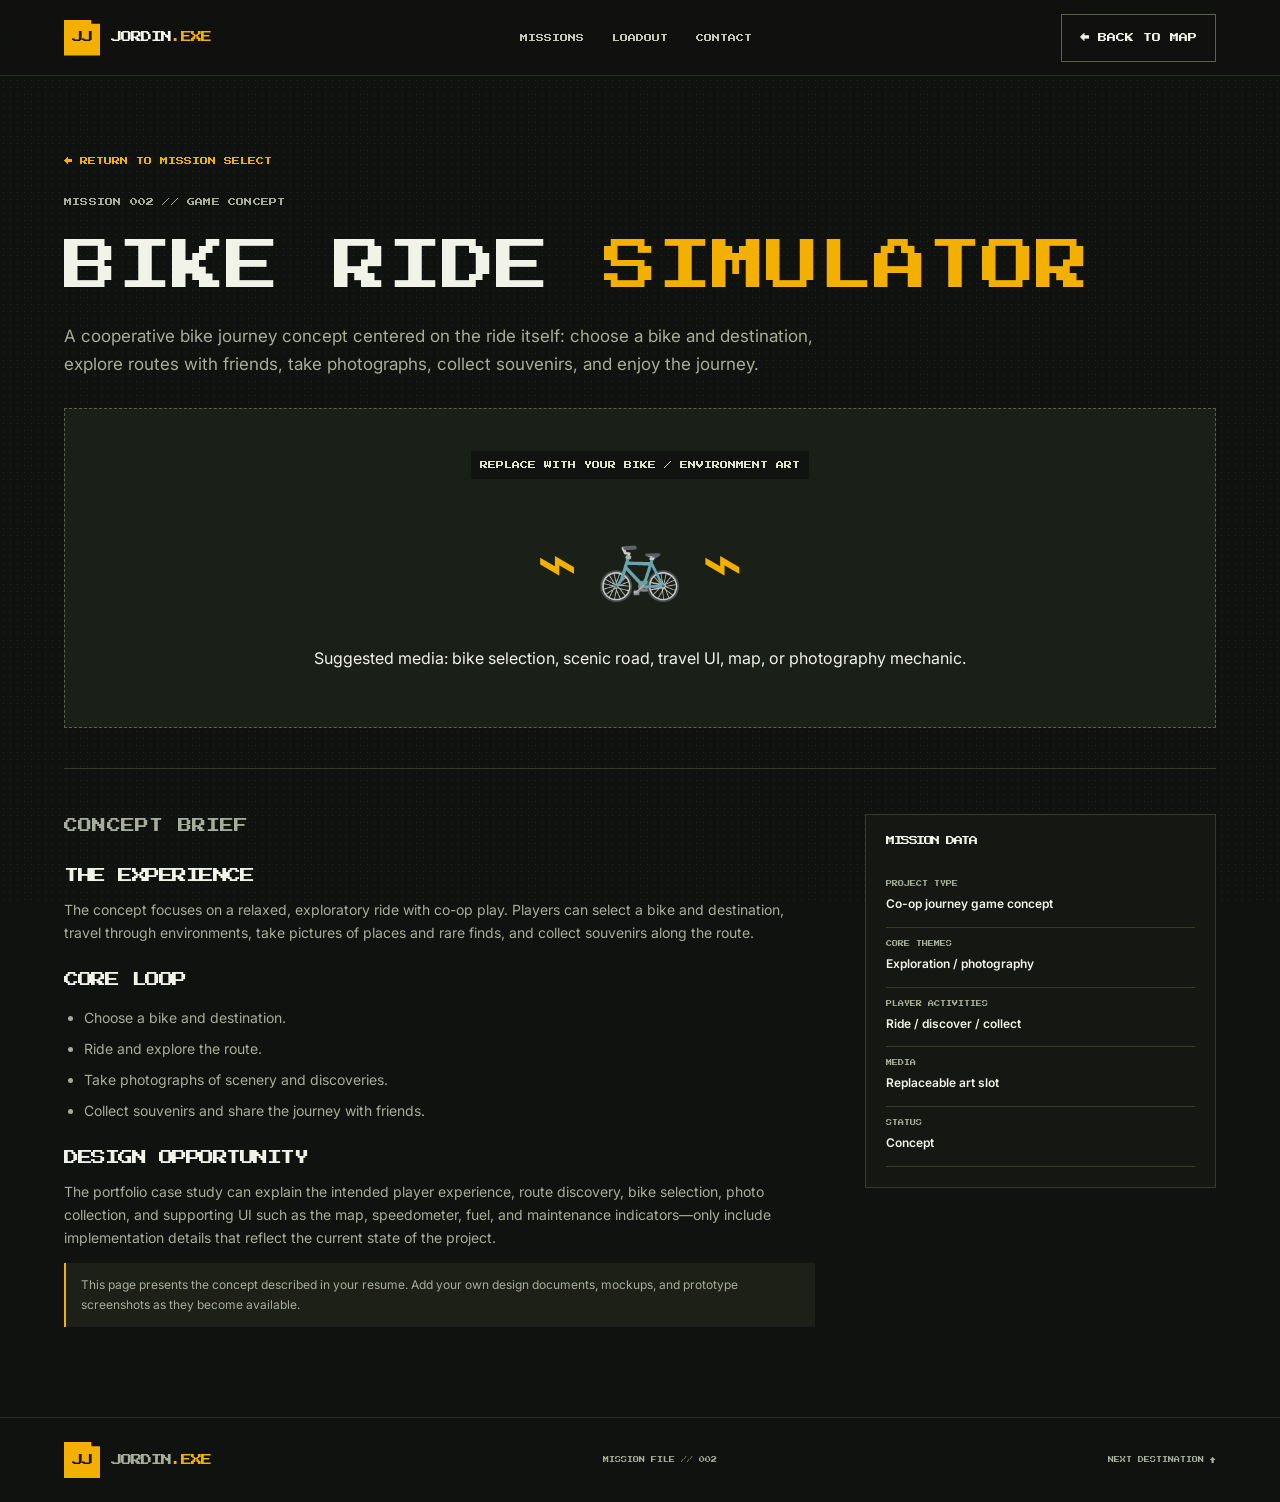
<file: projects/rideon.html>
<!doctype html>
<html lang="en"><head><meta charset="utf-8"><meta name="viewport" content="width=device-width, initial-scale=1"><meta name="theme-color" content="#10120f"><meta name="description" content="Bike Ride Simulator — a cooperative journey game concept by Jordin Johns."><title>BIKE RIDE SIMULATOR // MISSION FILE</title><link rel="icon" href="../assets/favicon.svg" type="image/svg+xml"><link href="https://fonts.googleapis.com/css2?family=Press+Start+2P&family=Inter:wght@400;500;600;700&display=swap" rel="stylesheet"><link rel="stylesheet" href="../styles.css"></head>
<body><a class="skip-link" href="#main">Skip to content</a><header class="topbar"><a class="brand" href="../index.html"><span class="brand-mark">JJ</span><span>JORDIN<span class="brand-muted">.EXE</span></span></a><nav class="main-nav" aria-label="Project navigation"><a href="../index.html#missions">MISSIONS</a><a href="../index.html#loadout">LOADOUT</a><a href="../index.html#contact">CONTACT</a></nav><a class="button button-quiet" href="../index.html#missions">← BACK TO MAP</a></header>
<main id="main" class="project-page"><section class="section-shell project-hero"><a class="project-back" href="../index.html#missions">← RETURN TO MISSION SELECT</a><p class="eyebrow">MISSION 002 // GAME CONCEPT</p><h1 class="project-title">BIKE RIDE <span>SIMULATOR</span></h1><p class="project-lede">A cooperative bike journey concept centered on the ride itself: choose a bike and destination, explore routes with friends, take photographs, collect souvenirs, and enjoy the journey.</p><div class="project-visual"><div><span class="placeholder-label">REPLACE WITH YOUR BIKE / ENVIRONMENT ART</span><span class="project-art-symbol" aria-hidden="true">⌁ 🚲 ⌁</span><p>Suggested media: bike selection, scenic road, travel UI, map, or photography mechanic.</p></div></div></section>
<section class="section-shell project-layout"><div class="project-content"><p class="eyebrow">CONCEPT BRIEF</p><h2>THE EXPERIENCE</h2><p>The concept focuses on a relaxed, exploratory ride with co-op play. Players can select a bike and destination, travel through environments, take pictures of places and rare finds, and collect souvenirs along the route.</p><h2>CORE LOOP</h2><ul><li>Choose a bike and destination.</li><li>Ride and explore the route.</li><li>Take photographs of scenery and discoveries.</li><li>Collect souvenirs and share the journey with friends.</li></ul><h2>DESIGN OPPORTUNITY</h2><p>The portfolio case study can explain the intended player experience, route discovery, bike selection, photo collection, and supporting UI such as the map, speedometer, fuel, and maintenance indicators—only include implementation details that reflect the current state of the project.</p><div class="project-notice">This page presents the concept described in your resume. Add your own design documents, mockups, and prototype screenshots as they become available.</div></div><aside class="project-facts"><h2>MISSION DATA</h2><div class="fact-row"><span>PROJECT TYPE</span><strong>Co-op journey game concept</strong></div><div class="fact-row"><span>CORE THEMES</span><strong>Exploration / photography</strong></div><div class="fact-row"><span>PLAYER ACTIVITIES</span><strong>Ride / discover / collect</strong></div><div class="fact-row"><span>MEDIA</span><strong>Replaceable art slot</strong></div><div class="fact-row"><span>STATUS</span><strong>Concept</strong></div></aside></section></main><footer class="site-footer"><a class="brand" href="../index.html"><span class="brand-mark">JJ</span><span>JORDIN<span class="brand-muted">.EXE</span></span></a><span>MISSION FILE // 002</span><a href="../index.html#missions">NEXT DESTINATION ↑</a></footer></body></html>
</file>
<file: styles.css>
:root {
  --bg: #10120f;
  --panel: #171a15;
  --panel-2: #1d211a;
  --line: #343a2c;
  --line-bright: #596148;
  --text: #f1f2e8;
  --muted: #a7ad9b;
  --accent: #f4b000;
  --accent-soft: #ffdb6d;
  --green: #a8ce75;
  --pixel: "Press Start 2P", monospace;
  --body: "Inter", system-ui, sans-serif;
  --content: 1160px;
  --pixel-border: 3px solid var(--line);
}
* { box-sizing: border-box; }
html { scroll-behavior: smooth; scroll-padding-top: 90px; }
body { margin: 0; background: var(--bg); color: var(--text); font-family: var(--body); line-height: 1.65; overflow-x: hidden; }
body::before { content: ""; position: fixed; inset: 0; pointer-events: none; z-index: -1; opacity: .17; background-image: radial-gradient(#89916e 0.65px, transparent .65px); background-size: 7px 7px; }
a { color: inherit; text-decoration: none; }
button { font: inherit; }
button, a { -webkit-tap-highlight-color: transparent; }
a:focus-visible, button:focus-visible { outline: 3px solid var(--accent-soft); outline-offset: 4px; }
::selection { color: var(--bg); background: var(--accent); }
.skip-link { position: fixed; z-index: 100; top: 8px; left: 8px; padding: 12px 16px; background: var(--accent); color: #111; transform: translateY(-160%); }
.skip-link:focus { transform: translateY(0); }
.sr-only { position: absolute; width: 1px; height: 1px; padding: 0; margin: -1px; overflow: hidden; clip: rect(0,0,0,0); white-space: nowrap; border: 0; }
.scanlines { position: fixed; inset: 0; pointer-events: none; z-index: 20; opacity: .055; background: repeating-linear-gradient(to bottom, transparent 0, transparent 3px, #dce4c5 4px); }
.topbar { height: 76px; display: flex; align-items: center; justify-content: space-between; padding: 0 max(5vw, calc((100vw - var(--content))/2)); border-bottom: 1px solid #292e25; background: rgba(16,18,15,.94); position: sticky; top: 0; z-index: 30; backdrop-filter: blur(14px); }
.brand { display: inline-flex; gap: 11px; align-items: center; font: 11px var(--pixel); letter-spacing: -1px; white-space: nowrap; }
.brand-mark { display: grid; place-items: center; width: 36px; height: 36px; background: var(--accent); color: #17170e; font: 11px var(--pixel); clip-path: polygon(0 0, 76% 0, 76% 12%, 100% 12%, 100% 100%, 0 100%); }
.brand-muted { color: var(--accent); }
.main-nav { display: flex; align-items: center; gap: clamp(15px, 2.2vw, 30px); }
.main-nav a { font: 8px var(--pixel); color: #c1c6b7; transition: color .2s; white-space: nowrap; }
.main-nav a:hover, .main-nav a[aria-current="location"] { color: var(--accent); }
.main-nav .nav-contact { color: var(--bg); background: var(--accent); padding: 12px 14px; }
.main-nav .nav-contact:hover { color: #000; background: var(--accent-soft); }
.menu-toggle { display: none; }
.section-shell { width: min(var(--content), 90%); margin-inline: auto; }
.hero { min-height: 670px; padding-block: 94px 86px; display: grid; grid-template-columns: 1.08fr .92fr; gap: 70px; align-items: center; position: relative; }
.eyebrow, .pixel-label, .micro-label { font: 8px/1.8 var(--pixel); letter-spacing: .2px; }
.eyebrow { color: var(--muted); margin: 0 0 22px; }
.status-dot { display: inline-block; width: 7px; height: 7px; border-radius: 50%; background: var(--green); box-shadow: 0 0 12px #a8ce7555; margin-right: 7px; }
.eyebrow-divider { color: var(--accent); padding-inline: 8px; }
.pixel-label { display: inline-block; margin: 0 0 20px; padding: 8px 10px; border: 1px solid var(--line); color: var(--accent); }
h1, h2, h3, p { margin-top: 0; }
.hero h1 { font: clamp(44px, 6vw, 76px)/1.16 var(--pixel); letter-spacing: -5px; margin: 0 0 22px; }
.hero h1 span:not(.cursor) { color: var(--accent); }
.cursor { display: inline-block; color: var(--accent); animation: blink 1.1s steps(2, start) infinite; }
@keyframes blink { to { visibility: hidden; } }
.hero-role { font: 10px var(--pixel); letter-spacing: .2px; color: #e2e5d8; }
.hero-role span { color: var(--accent); padding-inline: 5px; }
.hero-description { color: var(--muted); max-width: 475px; font-size: 16px; margin: 24px 0 30px; }
.hero-actions, .profile-actions, .contact-actions { display: flex; flex-wrap: wrap; gap: 12px; }
.button { min-height: 48px; display: inline-flex; align-items: center; justify-content: center; gap: 10px; padding: 0 18px; font: 9px var(--pixel); border: 1px solid var(--line-bright); transition: transform .2s, background .2s, border-color .2s; }
.button:hover { transform: translateY(-3px); }
.button-primary { background: var(--accent); color: #14150e; border-color: var(--accent); }
.button-primary:hover { background: var(--accent-soft); border-color: var(--accent-soft); }
.button-quiet { color: var(--text); background: transparent; }
.button-quiet:hover { border-color: var(--accent); color: var(--accent); }
.hero-stats { display: flex; gap: 26px; margin-top: 48px; padding-top: 21px; border-top: 1px solid var(--line); }
.hero-stats > div { display: grid; gap: 7px; }
.stat-number { font: 16px var(--pixel); color: var(--accent); }
.stat-label { font: 7px var(--pixel); color: var(--muted); }
.hero-screen { border: 1px solid var(--line-bright); padding: 12px; background: #141710; box-shadow: 12px 12px 0 #24291e; position: relative; transform: rotate(.6deg); }
.screen-top, .screen-footer { display: flex; justify-content: space-between; align-items: center; font: 7px var(--pixel); color: var(--muted); padding: 5px 3px 12px; }
.screen-live { color: var(--green); }
.avatar-stage { height: 320px; background: #252d25; position: relative; overflow: hidden; border: 1px solid #3b4936; image-rendering: pixelated; }
.pixel-sun { position: absolute; width: 74px; height: 74px; right: 17%; top: 17%; background: var(--accent); box-shadow: 0 0 55px #f4b00022; }
.pixel-mountain { position: absolute; bottom: 0; width: 100%; clip-path: polygon(0 100%,0 65%,15% 45%,25% 68%,42% 28%,56% 60%,72% 18%,100% 68%,100% 100%); }
.mountain-back { height: 68%; background: #43563d; }
.mountain-front { height: 49%; background: #283b2b; clip-path: polygon(0 100%,0 55%,18% 25%,36% 72%,57% 20%,74% 56%,88% 35%,100% 58%,100% 100%); }
.pixel-avatar { position: absolute; z-index: 3; bottom: 0; left: 44%; width: 84px; height: 172px; }
.avatar-head { position: absolute; width: 48px; height: 50px; top: 0; left: 18px; background: #dba77b; border: 8px solid #23221b; box-shadow: 0 -10px 0 #23221b; }
.avatar-body { position: absolute; top: 49px; left: 5px; width: 74px; height: 83px; background: var(--accent); border: 7px solid #23221b; }
.avatar-body::after { content: ""; position: absolute; bottom: -40px; left: 5px; width: 18px; height: 40px; background: #25251f; box-shadow: 30px 0 #25251f; }
.avatar-arm { position: absolute; z-index: 2; top: 57px; left: -10px; width: 18px; height: 65px; background: #dba77b; transform: rotate(18deg); box-shadow: 82px -3px 0 #dba77b; }
.stage-coordinate { position: absolute; bottom: 12px; left: 12px; z-index: 5; font: 7px var(--pixel); color: #d8e0c8; }
.stage-frame { position: absolute; z-index: 6; width: 24px; height: 24px; border-color: var(--accent); border-style: solid; }
.frame-a { top: 12px; left: 12px; border-width: 2px 0 0 2px; }.frame-b { right: 12px; bottom: 12px; border-width: 0 2px 2px 0; }
.screen-info { display: grid; grid-template-columns: 1fr 1fr; gap: 16px; padding: 20px 5px; }
.screen-info > div:last-child { grid-column: 1 / -1; border-top: 1px solid var(--line); padding-top: 13px; }
.screen-info div { display: grid; gap: 6px; }
.micro-label { font-size: 6px; color: var(--muted); }
.screen-info strong { font: 8px var(--pixel); color: var(--text); }
.screen-footer { padding: 12px 3px 2px; border-top: 1px solid var(--line); color: var(--accent); }
.scroll-cue { position: absolute; bottom: 26px; left: 0; display: flex; align-items: center; gap: 12px; font: 7px var(--pixel); color: var(--muted); }
.scroll-line { width: 34px; height: 1px; background: var(--accent); }
.world-section, .missions-section, .loadout-section, .profile-section { padding-block: 88px; border-top: 1px solid #292e25; }
.section-heading { display: flex; justify-content: space-between; align-items: end; gap: 40px; margin-bottom: 34px; }
.section-heading .eyebrow { margin-bottom: 14px; color: var(--accent); }
h2 { font: clamp(22px, 3vw, 34px)/1.4 var(--pixel); letter-spacing: -1.5px; margin-bottom: 0; }
h2 span { color: var(--accent); }
.section-intro { max-width: 410px; margin: 0; color: var(--muted); font-size: 14px; }
.world-map { position: relative; min-height: 470px; overflow: hidden; border: 1px solid var(--line); background: #141811; }
.map-grid { position: absolute; inset: 0; background-image: linear-gradient(#424b3529 1px, transparent 1px), linear-gradient(90deg, #424b3529 1px, transparent 1px); background-size: 30px 30px; }
.map-lines { position: absolute; inset: 0; width: 100%; height: 100%; }
.map-lines path { fill: none; stroke: #59694a; stroke-width: 2; stroke-dasharray: 7 9; }
.map-node { position: absolute; z-index: 2; display: grid; justify-items: center; gap: 7px; width: 140px; padding: 15px 7px; background: #1b2119; border: 1px solid #526044; text-align: center; transition: transform .2s, border-color .2s, background .2s; }
.map-node::before { content: ""; position: absolute; inset: 4px; border: 1px solid #59694a55; pointer-events: none; }
.map-node:hover, .map-node:focus-visible { transform: translateY(-5px); border-color: var(--accent); background: #29291b; }
.node-icon { width: 37px; height: 37px; display: grid; place-items: center; color: var(--bg); background: var(--accent); font-size: 23px; clip-path: polygon(0 0, 78% 0, 78% 10%, 100% 10%, 100% 100%, 0 100%); }
.node-name { font: 7px var(--pixel); color: var(--text); }
.node-sub { font: 6px var(--pixel); color: var(--muted); }
.node-home { left: 8%; top: 54%; }.node-missions { left: 24%; top: 17%; }.node-art { left: 43%; top: 43%; }.node-loadout { left: 63%; top: 13%; }.node-contact { right: 6%; top: 55%; }
.map-compass { position: absolute; top: 16px; right: 20px; font: 8px var(--pixel); color: var(--muted); text-align: center; }.map-compass span { color: var(--accent); font-size: 16px; }
.map-coordinates { position: absolute; bottom: 15px; left: 16px; color: var(--muted); font: 6px var(--pixel); }
.map-hint { display: flex; gap: 10px; align-items: center; margin-top: 14px; color: var(--muted); font-size: 12px; }.hint-icon { display: grid; place-items: center; width: 20px; height: 20px; border: 1px solid var(--line-bright); color: var(--accent); font-weight: 700; }
.filter-row { display: flex; flex-wrap: wrap; gap: 8px; margin-bottom: 25px; }
.filter-button { background: transparent; color: var(--muted); border: 1px solid var(--line); padding: 11px 13px; cursor: pointer; font: 7px var(--pixel); }
.filter-button span { margin-left: 7px; color: var(--accent); }
.filter-button:hover, .filter-button.is-active { color: var(--bg); background: var(--accent); border-color: var(--accent); }
.filter-button.is-active span { color: var(--bg); }
.mission-grid { display: grid; grid-template-columns: repeat(2, minmax(0,1fr)); gap: 24px; }
.mission-card { min-width: 0; border: 1px solid var(--line); background: #141710; padding: 12px; transition: border-color .2s, transform .2s; }
.mission-card:hover { border-color: var(--line-bright); transform: translateY(-3px); }
.mission-card[hidden] { display: none; }
.mission-image { display: block; position: relative; height: 235px; overflow: hidden; border: 1px solid #394132; }
.image-placeholder { background-color: #242b21; background-image: linear-gradient(45deg,#3b4633 25%,transparent 25%),linear-gradient(-45deg,#3b4633 25%,transparent 25%),linear-gradient(45deg,transparent 75%,#3b4633 75%),linear-gradient(-45deg,transparent 75%,#3b4633 75%); background-size: 22px 22px; background-position: 0 0,0 11px,11px -11px,-11px 0; }
.placeholder-impale { background-color: #39231c; }.placeholder-rideon { background-color: #1d342b; }.placeholder-flipside { background-color: #292344; }.placeholder-projectdn { background-color: #2e3424; }
.placeholder-label { position: absolute; z-index: 4; top: 13px; left: 13px; max-width: calc(100% - 60px); background: #10120fe8; color: #dce2ce; padding: 8px 9px; font: 6px/1.6 var(--pixel); }
.placeholder-scene { position: absolute; inset: 0; opacity: .9; }
.scene-lava { background: linear-gradient(180deg,transparent 42%,#f4b00055 43%,#ff6a26 48%,#371711 63%),linear-gradient(130deg,transparent 28%,#171a15 29% 42%,transparent 43%),linear-gradient(45deg,transparent 54%,#181b16 55% 69%,transparent 70%); clip-path: polygon(0 0,100% 0,100% 100%,0 100%); }
.scene-lava::after { content: ""; position: absolute; left: 14%; right: 10%; top: 48%; height: 5px; background: #e4d7a3; box-shadow: 70px 38px 0 #d5c38d,180px -22px 0 #d5c38d,270px 24px 0 #d5c38d; }
.scene-road { background: linear-gradient(180deg,#7a8b55 0 45%,#354b34 46% 60%,#18231d 61%); }
.scene-road::before { content: ""; position: absolute; width: 55%; height: 100%; left: 22%; top: 0; background: #555b42; clip-path: polygon(48% 0,54% 0,100% 100%,0 100%); }
.scene-road::after { content: ""; position: absolute; top: 40%; left: 49%; height: 60%; width: 3px; background: #e7db8d; box-shadow: 0 65px #e7db8d; }
.scene-flip { background: linear-gradient(90deg,#37315c 0 20%,transparent 20% 80%,#37315c 80%),linear-gradient(#2c2948 1px,transparent 1px),linear-gradient(90deg,#2c2948 1px,transparent 1px); background-size: auto,18px 18px,18px 18px; }
.scene-flip::before, .scene-flip::after { content: ""; position: absolute; width: 100px; height: 12px; background: #c5b5f3; left: 18%; top: 35%; box-shadow: 130px 60px 0 #c5b5f3; }
.scene-flip::after { top: 65%; left: 42%; transform: rotate(180deg); opacity: .65; }
.scene-pixels { background: linear-gradient(135deg,#687b48,#2a3426 55%,#151912); }
.scene-pixels::before { content: ""; position: absolute; width: 70px; height: 70px; background: #f4b000; left: 40%; top: 30%; box-shadow: 20px 20px 0 #d87535,-20px 20px 0 #d87535,0 40px 0 #d87535; image-rendering: pixelated; }
.image-corner { position: absolute; bottom: 12px; left: 13px; z-index: 4; color: var(--accent); font: 8px var(--pixel); }
.image-open { position: absolute; z-index: 4; bottom: 10px; right: 12px; display: grid; place-items: center; width: 32px; height: 32px; background: var(--accent); color: #15170f; font-size: 19px; }
.mission-meta { display: flex; align-items: center; justify-content: space-between; gap: 10px; margin-top: 17px; font: 7px var(--pixel); color: var(--muted); }
.tag { padding: 5px 7px; border: 1px solid var(--line); color: var(--green); font: 6px var(--pixel); }
.mission-card h3 { font: 16px var(--pixel); margin: 15px 0 12px; }.mission-card h3 a:hover { color: var(--accent); }
.mission-card p { color: var(--muted); font-size: 13px; min-height: 63px; margin-bottom: 16px; }
.text-link { display: inline-flex; align-items: center; gap: 12px; color: var(--accent); font: 7px var(--pixel); padding-block: 8px; }.text-link:hover span { transform: translateX(5px); }.text-link span { transition: transform .2s; }
.content-note { margin: 22px 0 0; font-size: 12px; color: var(--muted); }.content-note span { color: var(--accent); padding-right: 7px; }
.artwork-section { padding-block: 88px; background: #151812; border-block: 1px solid #292e25; }
.art-grid { display: grid; grid-template-columns: 1.25fr 1fr 1fr; gap: 18px; }
.art-slot { min-width: 0; }
.art-placeholder { height: 235px; position: relative; display: flex; flex-direction: column; justify-content: space-between; padding: 15px; border: 1px dashed #657053; background: #22291e; color: var(--muted); overflow: hidden; }
.art-placeholder::before { content: ""; position: absolute; inset: 0; opacity: .45; background-image: linear-gradient(#53604455 1px, transparent 1px),linear-gradient(90deg,#53604455 1px,transparent 1px); background-size: 20px 20px; }
.art-placeholder > * { position: relative; z-index: 1; }
.art-placeholder > span:first-child { font: 7px var(--pixel); color: var(--accent); }
.art-glyph { align-self: center; font-size: 70px; color: #8a9c70; opacity: .8; }
.art-placeholder small { font: 6px var(--pixel); }
.art-purple { background-color: #29253a; border-color: #696087; }.art-purple .art-glyph { color: #a9a0dc; }
.art-green { background-color: #1e3027; border-color: #577963; }.art-green .art-glyph { color: #9bd1ac; }
.art-caption { display: grid; gap: 6px; padding-top: 13px; }.art-caption strong { font: 8px var(--pixel); }.art-caption span { color: var(--muted); font: 6px var(--pixel); }
.loadout-panel { display: grid; grid-template-columns: .72fr 1.28fr; border: 1px solid var(--line-bright); background: #151812; }
.loadout-sidebar { padding: 30px; background: #1d2218; border-right: 1px solid var(--line); }
.loadout-emblem { width: 76px; height: 76px; display: grid; place-items: center; position: relative; margin-bottom: 36px; border: 2px solid var(--accent); color: var(--accent); font: 17px var(--pixel); clip-path: polygon(0 0,80% 0,80% 8%,100% 8%,100% 100%,0 100%); }
.loadout-emblem span { position: absolute; right: 8px; top: 5px; font: 10px var(--pixel); }
.loadout-sidebar .micro-label { color: var(--accent); }.loadout-sidebar h3 { font: 22px/1.5 var(--pixel); margin-bottom: 18px; }.loadout-sidebar p:not(.micro-label) { color: var(--muted); font-size: 13px; }
.loadout-status { margin-top: 28px; padding-top: 17px; border-top: 1px solid var(--line); color: var(--green); font: 6px var(--pixel); }
.loadout-content { padding: 30px; }
.skill-group { padding-block: 18px; border-bottom: 1px solid var(--line); }.skill-group:first-child { padding-top: 0; }.skill-group:last-of-type { border-bottom: 0; }
.skill-group-title { display: flex; gap: 13px; align-items: center; margin-bottom: 15px; font: 8px var(--pixel); }.skill-group-title span { color: var(--accent); }
.skill-chips { display: flex; flex-wrap: wrap; gap: 8px; }.skill-chips span { padding: 8px 10px; background: #22271e; border: 1px solid #3d4633; color: #d7ddcb; font-size: 12px; }
.small-note { color: var(--muted); font-size: 11px; margin: 18px 0 0; }
.profile-grid { display: grid; grid-template-columns: 1fr 1fr; gap: 60px; align-items: start; }
.profile-copy { max-width: 540px; }.profile-copy p { color: var(--muted); font-size: 14px; }.profile-copy .profile-lead { font-size: 20px; line-height: 1.6; color: var(--text); }
.profile-actions { margin-top: 25px; }
.profile-dossier { border: 1px solid var(--line-bright); background: #151812; padding: 20px; }
.dossier-header, .dossier-row { display: flex; justify-content: space-between; gap: 20px; padding: 14px 0; border-bottom: 1px solid var(--line); }
.dossier-header { color: var(--accent); font: 7px var(--pixel); padding-top: 3px; }
.dossier-row span { color: var(--muted); font: 6px var(--pixel); flex: 0 0 33%; }.dossier-row strong { text-align: right; font: 7px/1.8 var(--pixel); overflow-wrap: anywhere; }
.dossier-footer { padding-top: 18px; color: var(--green); font: 6px var(--pixel); }
.contact-section { padding-block: 90px; border-top: 1px solid #292e25; background: radial-gradient(ellipse at 50% 110%, #3c3417 0%, transparent 55%), #151812; text-align: center; }
.contact-inner > .eyebrow { color: var(--accent); }.contact-inner h2 { font-size: clamp(25px, 4.4vw, 48px); line-height: 1.55; margin-bottom: 18px; }.contact-inner h2 span { color: var(--accent); }
.contact-inner > p:not(.eyebrow):not(.contact-email) { color: var(--muted); margin-bottom: 26px; }.contact-actions { justify-content: center; }.contact-email { margin: 25px 0 0; color: var(--muted); font-size: 13px; }
.site-footer { display: flex; justify-content: space-between; align-items: center; gap: 20px; padding: 24px max(5vw, calc((100vw - var(--content))/2)); border-top: 1px solid #292e25; color: var(--muted); font: 6px var(--pixel); }.site-footer > span { text-align: center; }.site-footer > a:last-child:hover { color: var(--accent); }.footer-star { color: var(--accent); }
.toast { position: fixed; z-index: 50; bottom: 20px; left: 50%; transform: translateX(-50%); padding: 12px 16px; background: var(--accent); color: #111; font: 8px var(--pixel); box-shadow: 4px 4px 0 #000; }
.project-page { min-height: 100vh; }
.project-hero { padding-block: 70px 40px; }
.project-back { display: inline-flex; gap: 10px; color: var(--accent); font: 8px var(--pixel); margin-bottom: 30px; }
.project-title { font: clamp(30px, 5vw, 54px)/1.35 var(--pixel); margin: 0 0 18px; }.project-title span { color: var(--accent); }
.project-lede { color: var(--muted); max-width: 760px; font-size: 17px; }
.project-visual { margin-top: 30px; min-height: 320px; display: grid; place-items: center; position: relative; border: 1px dashed var(--line-bright); background: #1a2018; padding: 25px; text-align: center; }
.project-visual .placeholder-label { position: static; display: inline-block; max-width: 100%; font-size: 8px; }
.project-visual .project-art-symbol { display: block; color: var(--accent); font-size: 70px; margin: 25px 0; }
.project-layout { display: grid; grid-template-columns: 1.5fr .7fr; gap: 50px; padding-block: 45px 90px; border-top: 1px solid var(--line); }
.project-content h2 { font-size: 15px; margin: 25px 0 12px; }.project-content p, .project-content li { color: var(--muted); font-size: 14px; }
.project-content ul { padding-left: 20px; }.project-content li { margin-bottom: 8px; }
.project-facts { border: 1px solid var(--line); padding: 20px; align-self: start; background: #151812; }.project-facts h2 { font-size: 9px; margin-bottom: 20px; }
.fact-row { display: grid; gap: 7px; padding: 13px 0; border-bottom: 1px solid var(--line); }.fact-row span { color: var(--muted); font: 6px var(--pixel); }.fact-row strong { font-size: 12px; font-weight: 600; }
.project-notice { border-left: 2px solid var(--accent); padding: 12px 15px; background: #1c2017; color: var(--muted); font-size: 12px; }
@media (max-width: 1000px) {
  .hero { gap: 40px; }.hero h1 { font-size: clamp(38px, 5.8vw, 58px); }.main-nav { gap: 13px; }.main-nav a { font-size: 7px; }.map-node { width: 124px; }.node-home { left: 4%; }.node-missions { left: 20%; }.node-art { left: 40%; }.node-loadout { left: 62%; }.node-contact { right: 3%; }
}
@media (max-width: 760px) {
  html { scroll-padding-top: 72px; }.topbar { height: 68px; padding-inline: 5%; }.menu-toggle { display: flex; flex-direction: column; justify-content: center; gap: 5px; width: 44px; height: 44px; padding: 10px; background: transparent; border: 1px solid var(--line); cursor: pointer; }.menu-toggle span:not(.sr-only) { display: block; width: 100%; height: 2px; background: var(--accent); }
  .main-nav { display: none; position: absolute; top: 67px; left: 0; right: 0; padding: 18px 5% 22px; background: #11140f; border-bottom: 1px solid var(--line-bright); align-items: stretch; flex-direction: column; gap: 0; }.main-nav.is-open { display: flex; }.main-nav a { font-size: 8px; padding: 15px 5px; border-bottom: 1px solid #292e25; }.main-nav .nav-contact { margin-top: 12px; text-align: center; }
  .hero { grid-template-columns: 1fr; gap: 38px; padding-block: 65px 85px; }.hero-copy { max-width: 620px; }.hero h1 { font-size: clamp(39px, 10vw, 66px); }.hero-screen { width: min(100%, 500px); justify-self: center; transform: none; }.avatar-stage { height: 280px; }.scroll-cue { bottom: 25px; }
  .section-heading { display: grid; gap: 16px; align-items: start; }.section-intro { max-width: 560px; }.world-section, .missions-section, .loadout-section, .profile-section, .artwork-section { padding-block: 64px; }
  .world-map { min-height: 560px; }.map-lines { display: none; }.map-node { width: 145px; }.node-home { left: 5%; top: 8%; }.node-missions { left: auto; right: 5%; top: 26%; }.node-art { left: 5%; top: 45%; }.node-loadout { left: auto; right: 5%; top: 64%; }.node-contact { left: 5%; right: auto; top: 81%; }.map-coordinates { font-size: 5px; }
  .mission-grid { grid-template-columns: 1fr; }.mission-image { height: clamp(190px, 55vw, 300px); }.mission-card p { min-height: auto; }.art-grid { grid-template-columns: 1fr 1fr; }.art-large { grid-column: 1 / -1; }.art-placeholder { height: 200px; }.art-large .art-placeholder { height: 250px; }
  .loadout-panel { grid-template-columns: 1fr; }.loadout-sidebar { border-right: 0; border-bottom: 1px solid var(--line); }.loadout-emblem { margin-bottom: 22px; }.profile-grid { grid-template-columns: 1fr; gap: 30px; }.project-layout { grid-template-columns: 1fr; gap: 25px; }.project-hero { padding-block: 45px 30px; }
  .site-footer { flex-wrap: wrap; justify-content: center; text-align: center; padding-block: 22px; }.site-footer > span { order: 3; flex-basis: 100%; }
}
@media (max-width: 420px) {
  .brand { font-size: 9px; }.brand-mark { width: 32px; height: 32px; }.hero h1 { letter-spacing: -3px; }.hero-role { font-size: 8px; }.hero-description { font-size: 14px; }.button { width: 100%; }.hero-stats { gap: 13px; justify-content: space-between; }.stat-label { font-size: 5px; }.screen-info strong { font-size: 6px; }.avatar-stage { height: 235px; }.section-heading h2 { font-size: 21px; }.filter-row { gap: 6px; }.filter-button { padding: 10px 9px; font-size: 6px; }.mission-meta { font-size: 6px; }.tag { font-size: 5px; }.mission-card h3 { font-size: 13px; }.art-grid { grid-template-columns: 1fr; }.art-large { grid-column: auto; }.art-placeholder, .art-large .art-placeholder { height: 215px; }.dossier-row { gap: 12px; }.dossier-row strong { font-size: 6px; }.loadout-content, .loadout-sidebar { padding: 22px; }
}
@media (prefers-reduced-motion: reduce) {
  *, *::before, *::after { scroll-behavior: auto !important; animation-duration: .01ms !important; animation-iteration-count: 1 !important; transition-duration: .01ms !important; }
}
</file>
